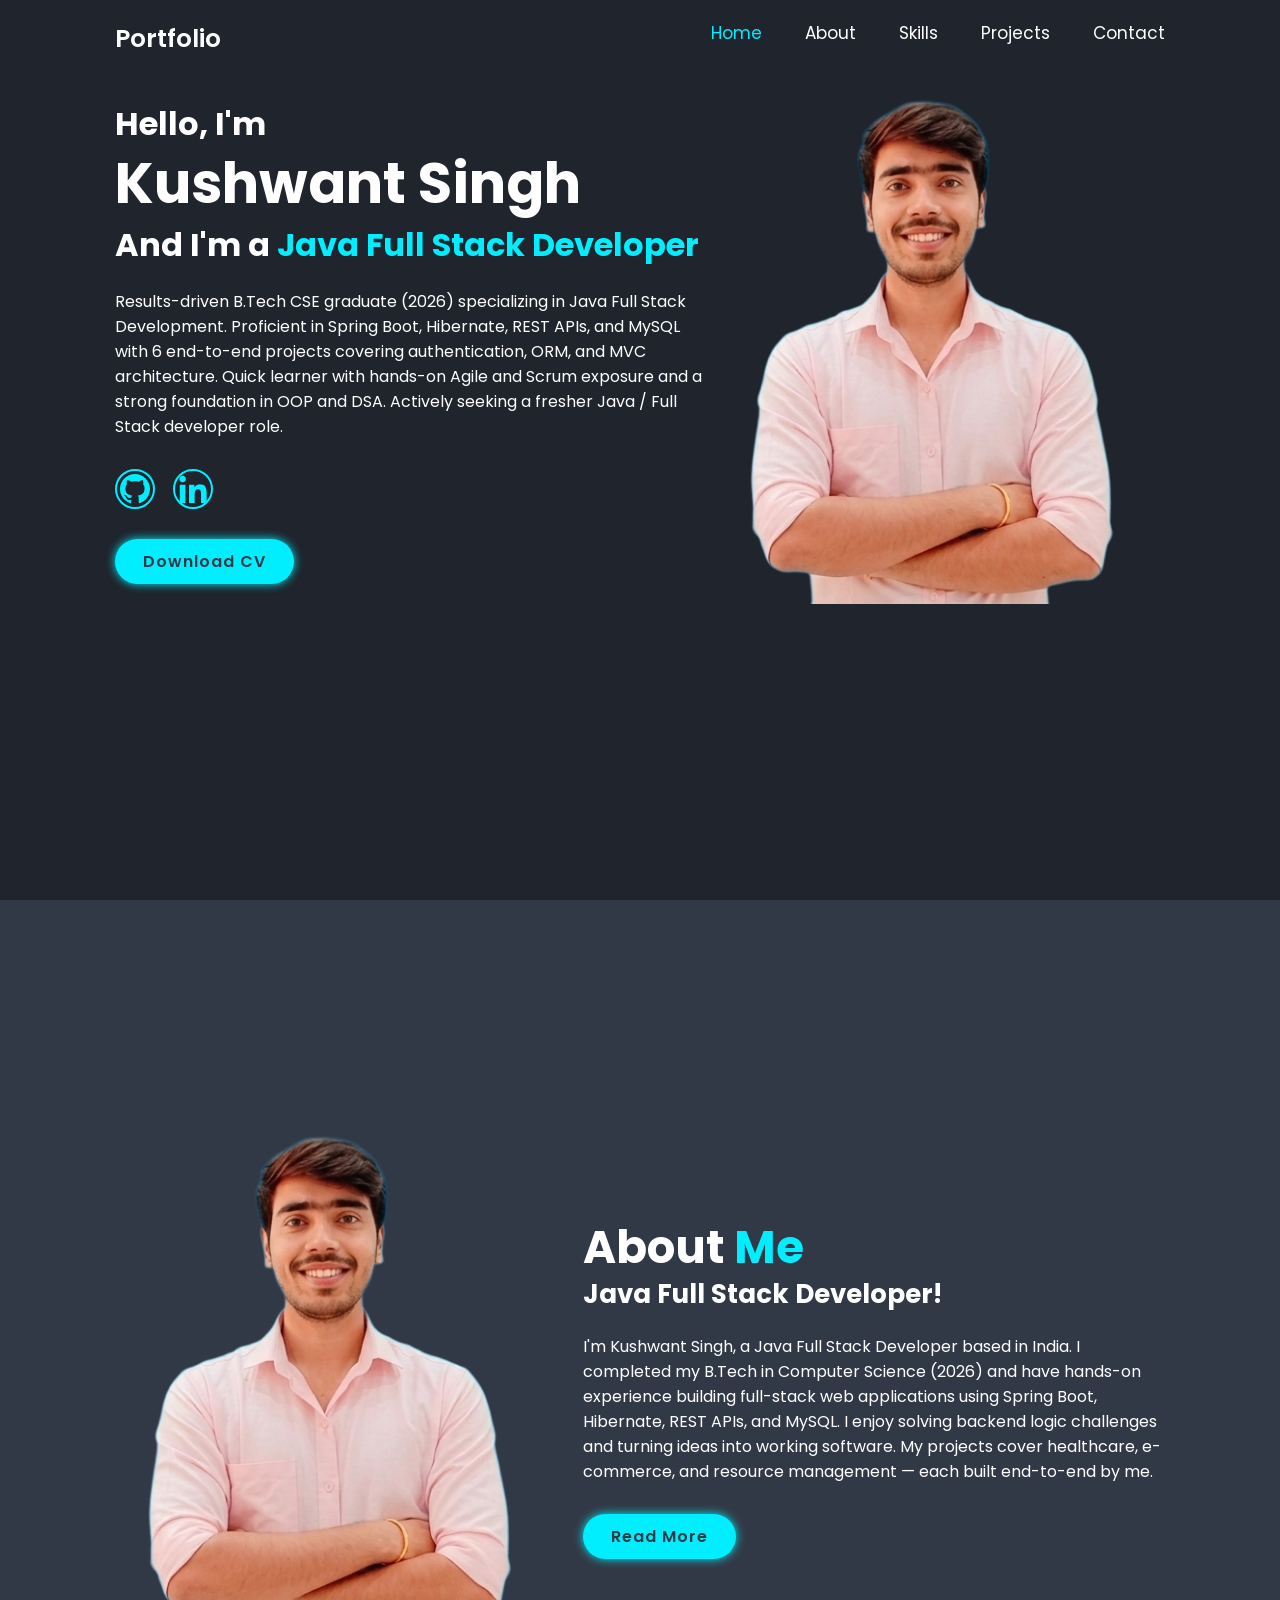
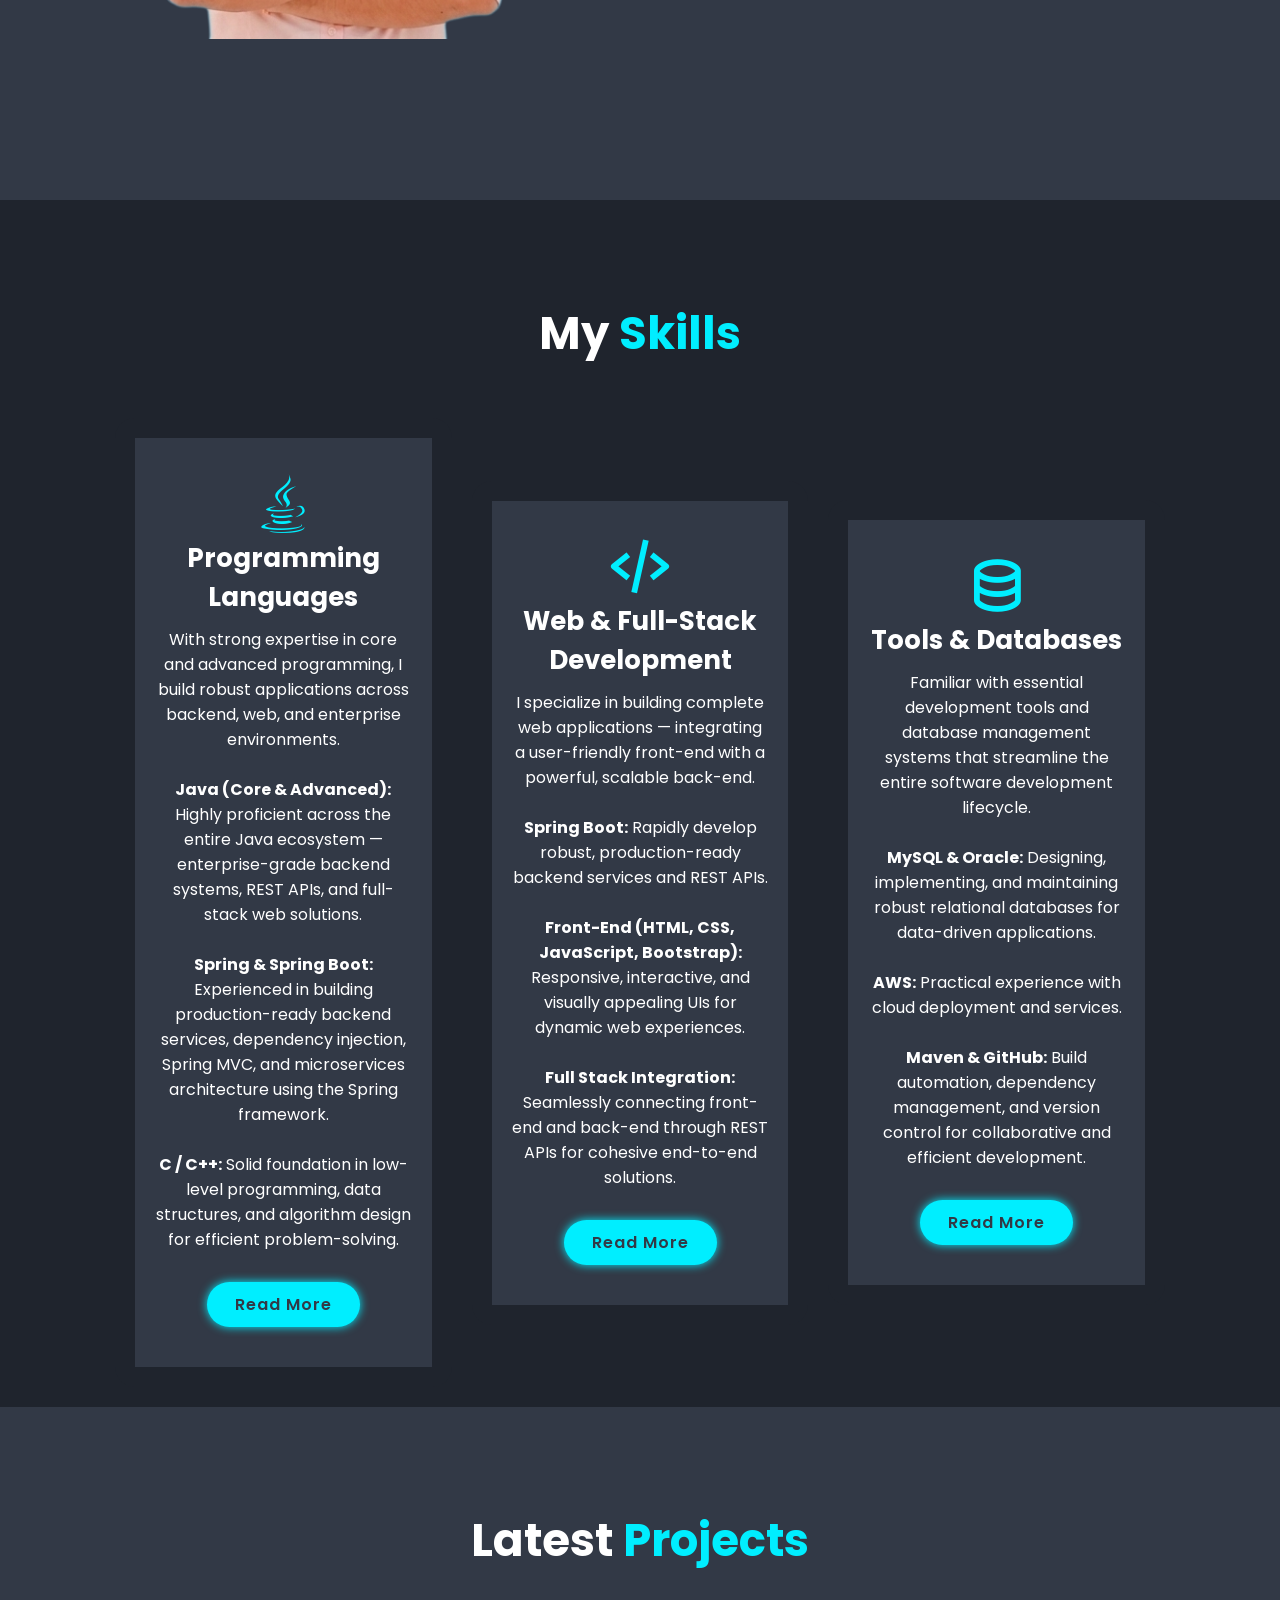
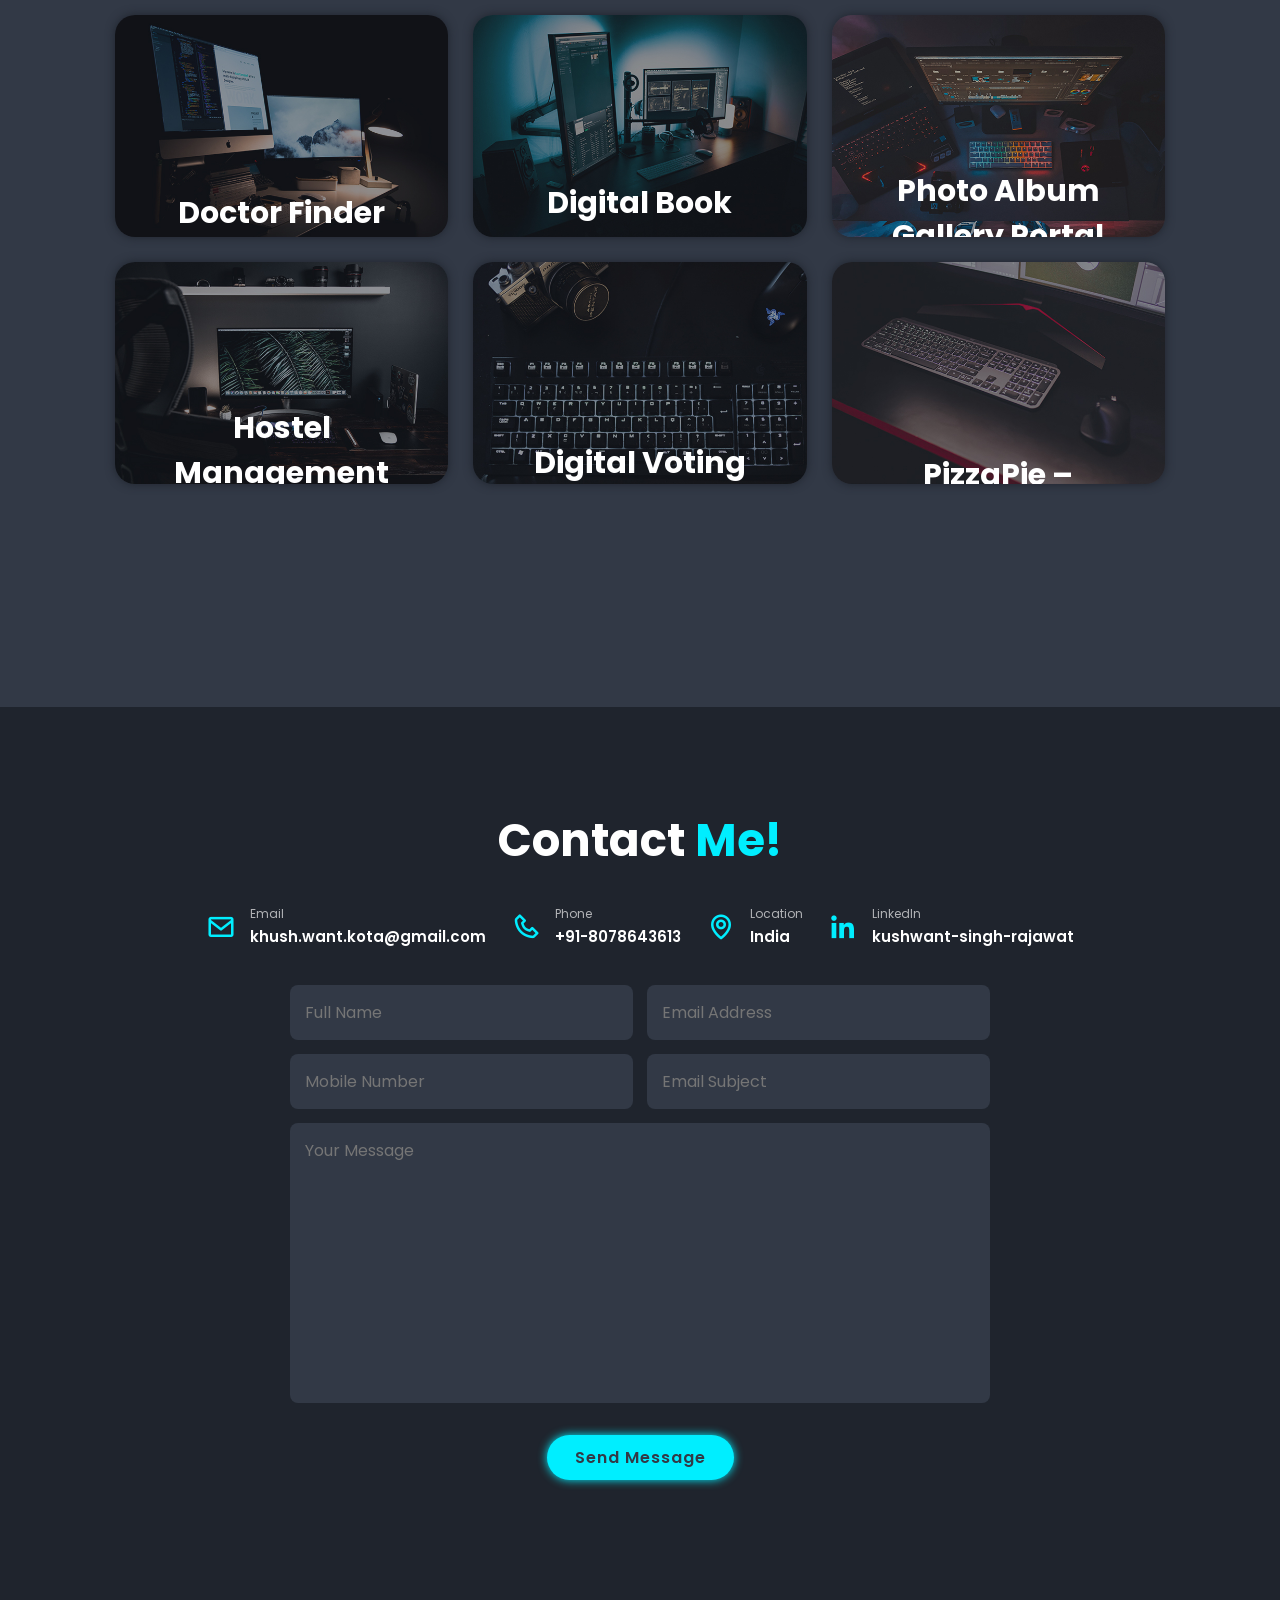
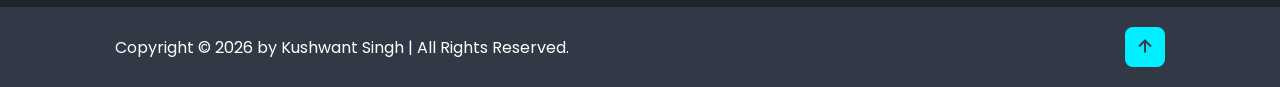
<file: index.html>
<!DOCTYPE html>
<html lang="en">
  <head>
    <meta charset="UTF-8" />
    <meta http-equiv="X-UA-Compatible" content="IE=edge" />
    <meta name="viewport" content="width=device-width, initial-scale=1.0" />

    <!-- SEO: Meta Description -->
    <meta name="description" content="Kushwant Singh — Java Full Stack Developer. B.Tech CSE 2026. Expert in Spring Boot, Hibernate, REST APIs, MySQL. 6 end-to-end projects." />

    <!-- SEO: Keywords -->
    <meta name="keywords" content="Java Full Stack Developer, Spring Boot Developer, Kushwant Singh, Java Developer fresher 2026, Hibernate ORM, REST API, MySQL developer, Full Stack Java Developer India, B.Tech CSE 2026" />

    <!-- SEO: Author -->
    <meta name="author" content="Kushwant Singh" />

    <!-- Open Graph tags — for LinkedIn/WhatsApp preview when sharing link -->
    <meta property="og:title" content="Kushwant Singh | Java Full Stack Developer" />
    <meta property="og:description" content="B.Tech CSE 2026. Proficient in Spring Boot, Hibernate, REST APIs and MySQL. 6 end-to-end projects." />
    <meta property="og:url" content="https://khushwant-singh-rajawat.github.io/MyPortfolio/" />
    <meta property="og:type" content="website" />
    <meta property="og:image" content="https://khushwant-singh-rajawat.github.io/MyPortfolio/img/Untitled%20(3)%20(1).png" />

    <!-- Favicon — create a KS favicon at favicon.io and place favicon.ico in root folder -->
    <link rel="icon" type="image/x-icon" href="favicon.ico" />

    <!-- SEO: Page Title -->
    <title>Kushwant Singh | Java Full Stack Developer | Spring Boot · React · MySQL</title>

    <!-- box icons -->
    <link href="https://unpkg.com/boxicons@2.1.4/css/boxicons.min.css" rel="stylesheet" />

    <!-- custom css -->
    <link rel="stylesheet" href="Portfolio.css" />
  </head>

  <body>

    <!-- header design -->
    <header class="header">
      <a href="#" class="logo">Portfolio</a>
      <i class='bx bx-menu' id="menu-icon"></i>
      <nav class="navbar">
        <a href="#home" class="active">Home</a>
        <a href="#about">About</a>
        <a href="#services">Skills</a>
        <a href="#portfolio">Projects</a>
        <a href="#contact">Contact</a>
      </nav>
    </header>

    <!-- home section design -->
    <section class="home" id="home">
      <div class="home-content">
        <h3>Hello, I'm</h3>
        <h1>Kushwant Singh</h1>
        <!-- FIXED: Removed duplicate "I'm a" from span -->
        <h3>And I'm a <span>Java Full Stack Developer</span></h3>
        <p>Results-driven B.Tech CSE graduate (2026) specializing in Java Full Stack Development. Proficient in Spring Boot, Hibernate, REST APIs, and MySQL with 6 end-to-end projects covering authentication, ORM, and MVC architecture. Quick learner with hands-on Agile and Scrum exposure and a strong foundation in OOP and DSA. Actively seeking a fresher Java / Full Stack developer role.</p>
        <div class="social-media">
          <!-- added target="_blank" so links open in new tab -->
          <a href="https://github.com/khushwant-Singh-Rajawat" target="_blank" rel="noopener noreferrer">
            <i class='bx bxl-github' style="font-size:36px;"></i>
          </a>
          <a href="https://www.linkedin.com/in/kushwant-singh-rajawat/" target="_blank" rel="noopener noreferrer">
            <i class="bx bxl-linkedin" style="font-size:36px;"></i>
          </a>
        </div>
        <!-- NOTE: Rename the PDF file on GitHub to Kushwant_Singh_Java_Developer_Resume.pdf and update the href below -->
        <a href="Resume/Kushwant_Resume_SpringBoot01.pdf" class="btn" target="_blank" rel="noopener noreferrer">Download CV</a>
      </div>

      <div class="home-img">
        <!-- FIXED: Added SEO-friendly alt text -->
        <img src="img/Untitled%20(3)%20(1).png" alt="Kushwant Singh - Java Full Stack Developer" />
      </div>
    </section>

    <!-- about section design -->
    <section class="about" id="about">
      <div class="about-img">
        <!-- FIXED: Added SEO-friendly alt text -->
        <img src="img/Untitled%20(3)%20(1).png" alt="Kushwant Singh - Java Full Stack Developer" />
      </div>

      <div class="about-content">
        <h2 class="heading">About <span>Me</span></h2>
        <!-- FIXED: Was "Fronted Developer!" now correct -->
        <h3>Java Full Stack Developer!</h3>
        <p>I'm Kushwant Singh, a Java Full Stack Developer based in India. I completed my B.Tech in Computer Science (2026) and have hands-on experience building full-stack web applications using Spring Boot, Hibernate, REST APIs, and MySQL. I enjoy solving backend logic challenges and turning ideas into working software. My projects cover healthcare, e-commerce, and resource management — each built end-to-end by me.</p>
        <a href="#" class="btn">Read More</a>
      </div>
    </section>

    <!-- services / skills section design -->
    <section class="services" id="services">
      <!-- FIXED: Was "Skills Section" — cleaner heading now -->
      <h2 class="heading">My <span>Skills</span></h2>

      <div class="services-container">

        <div class="services-box">
          <i class='bx bxl-java'></i>
          <h3>Programming Languages</h3>
          <p>
    With strong expertise in core and advanced programming, I build robust
    applications across backend, web, and enterprise environments.
    <br><br>
    <strong>Java (Core &amp; Advanced):</strong> Highly proficient across the
    entire Java ecosystem — enterprise-grade backend systems, REST APIs,
    and full-stack web solutions.
    <br><br>
    <strong>Spring &amp; Spring Boot:</strong> Experienced in building
    production-ready backend services, dependency injection, Spring MVC,
    and microservices architecture using the Spring framework.
    <br><br>
    <strong>C / C++:</strong> Solid foundation in low-level programming,
    data structures, and algorithm design for efficient problem-solving.
  </p>
          <a href="#" class="btn">Read More</a>
        </div>

        <div class="services-box">
          <i class="bx bx-code-alt"></i>
          <h3>Web &amp; Full-Stack Development</h3>
          <p>
            I specialize in building complete web applications — integrating a user-friendly front-end with a powerful, scalable back-end.
            <br><br>
            <strong>Spring Boot:</strong> Rapidly develop robust, production-ready backend services and REST APIs.
            <br><br>
            <strong>Front-End (HTML, CSS, JavaScript, Bootstrap):</strong> Responsive, interactive, and visually appealing UIs for dynamic web experiences.
            <br><br>
            <strong>Full Stack Integration:</strong> Seamlessly connecting front-end and back-end through REST APIs for cohesive end-to-end solutions.
          </p>
          <a href="#" class="btn">Read More</a>
        </div>

        <div class="services-box">
          <!-- FIXED: Changed bxs-paint (paint icon) to bx-data (database icon) — more relevant -->
          <i class='bx bx-data'></i>
          <h3>Tools &amp; Databases</h3>
          <p>
            Familiar with essential development tools and database management systems that streamline the entire software development lifecycle.
            <br><br>
            <strong>MySQL &amp; Oracle:</strong> Designing, implementing, and maintaining robust relational databases for data-driven applications.
            <br><br>
            <strong>AWS:</strong> Practical experience with cloud deployment and services.
            <br><br>
            <strong>Maven &amp; GitHub:</strong> Build automation, dependency management, and version control for collaborative and efficient development.
          </p>
          <a href="#" class="btn">Read More</a>
        </div>

      </div>
    </section>

    <!-- portfolio section design -->
    <section class="portfolio" id="portfolio">
      <h2 class="heading">Latest <span>Projects</span></h2>

      <div class="portfolio-container">

        <!-- portfolio 1 -->
        <div class="portfolio-box">
          <img src="img/portfolio1.jpg" alt="Doctor Finder - Healthcare Web Application built with Spring Boot and MySQL">
          <div class="portfolio-layer">
            <h4>Doctor Finder</h4>
            <p>A dynamic healthcare web application for searching doctors, hospitals, and medical stores. Includes emergency bed status, medicine inventory, and role-based login for doctors, hospitals, and admin.</p>
            <!-- Tech Stack Tags -->
            <div style="display:flex;flex-wrap:wrap;gap:4px;margin:6px 0 8px;">
              <span style="background:rgba(255,255,255,0.18);padding:2px 8px;border-radius:4px;font-size:11px;font-weight:500;">Spring Boot</span>
              <span style="background:rgba(255,255,255,0.18);padding:2px 8px;border-radius:4px;font-size:11px;font-weight:500;">MySQL</span>
              <span style="background:rgba(255,255,255,0.18);padding:2px 8px;border-radius:4px;font-size:11px;font-weight:500;">Hibernate</span>
              <span style="background:rgba(255,255,255,0.18);padding:2px 8px;border-radius:4px;font-size:11px;font-weight:500;">REST API</span>
              <span style="background:rgba(255,255,255,0.18);padding:2px 8px;border-radius:4px;font-size:11px;font-weight:500;">Bootstrap</span>
            </div>
            <!-- NOTE: Replace # with your actual GitHub repo URL for this project -->
            <a href="https://github.com/khushwant-Singh-Rajawat" target="_blank" rel="noopener noreferrer"><i class='bx bx-link-external'></i></a>
          </div>
        </div>

        <!-- portfolio 2 -->
        <div class="portfolio-box">
          <img src="img/portfolio2.jpg" alt="Digital Book Store - Online Bookstore Application built with Spring Boot">
          <div class="portfolio-layer">
            <h4>Digital Book Store</h4>
            <p>A dynamic online bookstore where users can search books, add to cart, and place orders. Includes full user authentication — signup, login, and profile management.</p>
            <div style="display:flex;flex-wrap:wrap;gap:4px;margin:6px 0 8px;">
              <span style="background:rgba(255,255,255,0.18);padding:2px 8px;border-radius:4px;font-size:11px;font-weight:500;">Spring Boot</span>
              <span style="background:rgba(255,255,255,0.18);padding:2px 8px;border-radius:4px;font-size:11px;font-weight:500;">MySQL</span>
              <span style="background:rgba(255,255,255,0.18);padding:2px 8px;border-radius:4px;font-size:11px;font-weight:500;">Hibernate</span>
              <span style="background:rgba(255,255,255,0.18);padding:2px 8px;border-radius:4px;font-size:11px;font-weight:500;">JSP</span>
              <span style="background:rgba(255,255,255,0.18);padding:2px 8px;border-radius:4px;font-size:11px;font-weight:500;">Bootstrap</span>
            </div>
            <!-- NOTE: Replace href with your actual GitHub repo URL -->
            <a href="https://github.com/khushwant-Singh-Rajawat" target="_blank" rel="noopener noreferrer"><i class='bx bx-link-external'></i></a>
          </div>
        </div>

        <!-- portfolio 3 -->
        <div class="portfolio-box">
          <img src="img/portfolio3.jpg" alt="Photo Album Gallery Portal - Web Application for photo studios">
          <div class="portfolio-layer">
            <h4>Photo Album Gallery Portal</h4>
            <p>A web-based photo album system for studios where photographers upload images and customers view their personalized gallery. Checkbox-based photo selection for easy ordering.</p>
            <div style="display:flex;flex-wrap:wrap;gap:4px;margin:6px 0 8px;">
              <span style="background:rgba(255,255,255,0.18);padding:2px 8px;border-radius:4px;font-size:11px;font-weight:500;">Spring Boot</span>
              <span style="background:rgba(255,255,255,0.18);padding:2px 8px;border-radius:4px;font-size:11px;font-weight:500;">MySQL</span>
              <span style="background:rgba(255,255,255,0.18);padding:2px 8px;border-radius:4px;font-size:11px;font-weight:500;">File Upload</span>
              <span style="background:rgba(255,255,255,0.18);padding:2px 8px;border-radius:4px;font-size:11px;font-weight:500;">Bootstrap</span>
            </div>
            <!-- NOTE: Replace href with your actual GitHub repo URL -->
            <a href="https://github.com/khushwant-Singh-Rajawat" target="_blank" rel="noopener noreferrer"><i class='bx bx-link-external'></i></a>
          </div>
        </div>

        <!-- portfolio 4 -->
        <div class="portfolio-box">
          <img src="img/portfolio4.jpg" alt="Hostel Management System - Java Swing Desktop Application">
          <div class="portfolio-layer">
            <h4>Hostel Management System</h4>
            <p>A Java Swing desktop application for hostel administrators to manage student records, room availability, fee details, and employee information with a secure login system.</p>
            <div style="display:flex;flex-wrap:wrap;gap:4px;margin:6px 0 8px;">
              <span style="background:rgba(255,255,255,0.18);padding:2px 8px;border-radius:4px;font-size:11px;font-weight:500;">Java Swing</span>
              <span style="background:rgba(255,255,255,0.18);padding:2px 8px;border-radius:4px;font-size:11px;font-weight:500;">JFrame</span>
              <span style="background:rgba(255,255,255,0.18);padding:2px 8px;border-radius:4px;font-size:11px;font-weight:500;">MySQL</span>
              <span style="background:rgba(255,255,255,0.18);padding:2px 8px;border-radius:4px;font-size:11px;font-weight:500;">OOP</span>
            </div>
            <!-- NOTE: Replace href with your actual GitHub repo URL -->
            <a href="https://github.com/khushwant-Singh-Rajawat" target="_blank" rel="noopener noreferrer"><i class='bx bx-link-external'></i></a>
          </div>
        </div>

        <!-- portfolio 5 -->
        <div class="portfolio-box">
          <img src="img/portfolio5.jpg" alt="Digital Voting System - Java Swing Desktop Application">
          <div class="portfolio-layer">
            <h4>Digital Voting System</h4>
            <p>A Java Swing desktop application that allows administrators to manage voters, parties, and members while enabling registered users to securely cast their votes.</p>
            <div style="display:flex;flex-wrap:wrap;gap:4px;margin:6px 0 8px;">
              <span style="background:rgba(255,255,255,0.18);padding:2px 8px;border-radius:4px;font-size:11px;font-weight:500;">Java Swing</span>
              <span style="background:rgba(255,255,255,0.18);padding:2px 8px;border-radius:4px;font-size:11px;font-weight:500;">JFrame</span>
              <span style="background:rgba(255,255,255,0.18);padding:2px 8px;border-radius:4px;font-size:11px;font-weight:500;">MySQL</span>
              <span style="background:rgba(255,255,255,0.18);padding:2px 8px;border-radius:4px;font-size:11px;font-weight:500;">OOP</span>
            </div>
            <!-- NOTE: Replace href with your actual GitHub repo URL -->
            <a href="https://github.com/khushwant-Singh-Rajawat" target="_blank" rel="noopener noreferrer"><i class='bx bx-link-external'></i></a>
          </div>
        </div>

        <!-- portfolio 6 -->
        <div class="portfolio-box">
          <img src="img/portfolio6.jpg" alt="PizzaPie - Responsive Online Food Ordering Website">
          <div class="portfolio-layer">
            <h4>PizzaPie – Online Food</h4>
            <p>A responsive food ordering website where users can sign up, log in, browse food items, add them to the cart, and place orders online.</p>
            <div style="display:flex;flex-wrap:wrap;gap:4px;margin:6px 0 8px;">
              <span style="background:rgba(255,255,255,0.18);padding:2px 8px;border-radius:4px;font-size:11px;font-weight:500;">HTML</span>
              <span style="background:rgba(255,255,255,0.18);padding:2px 8px;border-radius:4px;font-size:11px;font-weight:500;">CSS</span>
              <span style="background:rgba(255,255,255,0.18);padding:2px 8px;border-radius:4px;font-size:11px;font-weight:500;">JavaScript</span>
              <span style="background:rgba(255,255,255,0.18);padding:2px 8px;border-radius:4px;font-size:11px;font-weight:500;">Bootstrap</span>
            </div>
            <!-- NOTE: Replace href with your actual GitHub repo URL -->
            <a href="https://github.com/khushwant-Singh-Rajawat" target="_blank" rel="noopener noreferrer"><i class='bx bx-link-external'></i></a>
          </div>
        </div>

      </div>
    </section>

    <!-- contact section design -->
    <section class="contact" id="contact">
      <h2 class="heading">Contact <span>Me!</span></h2>

      <!-- ====== CONTACT INFO STRIP (new addition — no layout change) ====== -->
      <div style="display:flex;justify-content:center;flex-wrap:wrap;gap:2.5rem;margin-bottom:3rem;">

        <div style="display:flex;align-items:center;gap:14px;">
          <i class='bx bx-envelope' style="font-size:30px;color:var(--main-color);"></i>
          <div>
            <p style="font-size:12px;opacity:0.65;margin:0 0 2px;">Email</p>
            <a href="mailto:khush.want.kota@gmail.com" style="font-size:15px;font-weight:600;color:inherit;text-decoration:none;">
              khush.want.kota@gmail.com
            </a>
          </div>
        </div>

        <div style="display:flex;align-items:center;gap:14px;">
          <i class='bx bx-phone' style="font-size:30px;color:var(--main-color);"></i>
          <div>
            <p style="font-size:12px;opacity:0.65;margin:0 0 2px;">Phone</p>
            <!-- NOTE: Replace with your actual phone number -->
            <p style="font-size:15px;font-weight:600;margin:0;">+91-8078643613</p>
          </div>
        </div>

        <div style="display:flex;align-items:center;gap:14px;">
          <i class='bx bx-map' style="font-size:30px;color:var(--main-color);"></i>
          <div>
            <p style="font-size:12px;opacity:0.65;margin:0 0 2px;">Location</p>
            <p style="font-size:15px;font-weight:600;margin:0;">India</p>
          </div>
        </div>

        <div style="display:flex;align-items:center;gap:14px;">
          <i class='bx bxl-linkedin' style="font-size:30px;color:var(--main-color);"></i>
          <div>
            <p style="font-size:12px;opacity:0.65;margin:0 0 2px;">LinkedIn</p>
            <a href="https://www.linkedin.com/in/kushwant-singh-rajawat/" target="_blank" rel="noopener noreferrer" style="font-size:15px;font-weight:600;color:inherit;text-decoration:none;">
              kushwant-singh-rajawat
            </a>
          </div>
        </div>

      </div>
      <!-- ====== END CONTACT INFO STRIP ====== -->

      <form action="mailto:khush.want.kota@gmail.com">
        <div class="input-box">
          <input type="text" placeholder="Full Name" />
          <input type="email" placeholder="Email Address" />
        </div>
        <div class="input-box">
          <input type="number" placeholder="Mobile Number" />
          <input type="text" placeholder="Email Subject" />
        </div>
        <textarea name="" id="" cols="30" rows="10" placeholder="Your Message"></textarea>
        <input type="submit" value="Send Message" class="btn" />
      </form>
    </section>

    <!-- footer design -->
    <footer class="footer">
      <div class="footer-text">
        <p>Copyright &copy; 2026 by Kushwant Singh | All Rights Reserved.</p>
      </div>
      <div class="footer-iconTop">
        <a href="#home"><i class='bx bx-up-arrow-alt'></i></a>
      </div>
    </footer>

  </body>
</html>
</file>
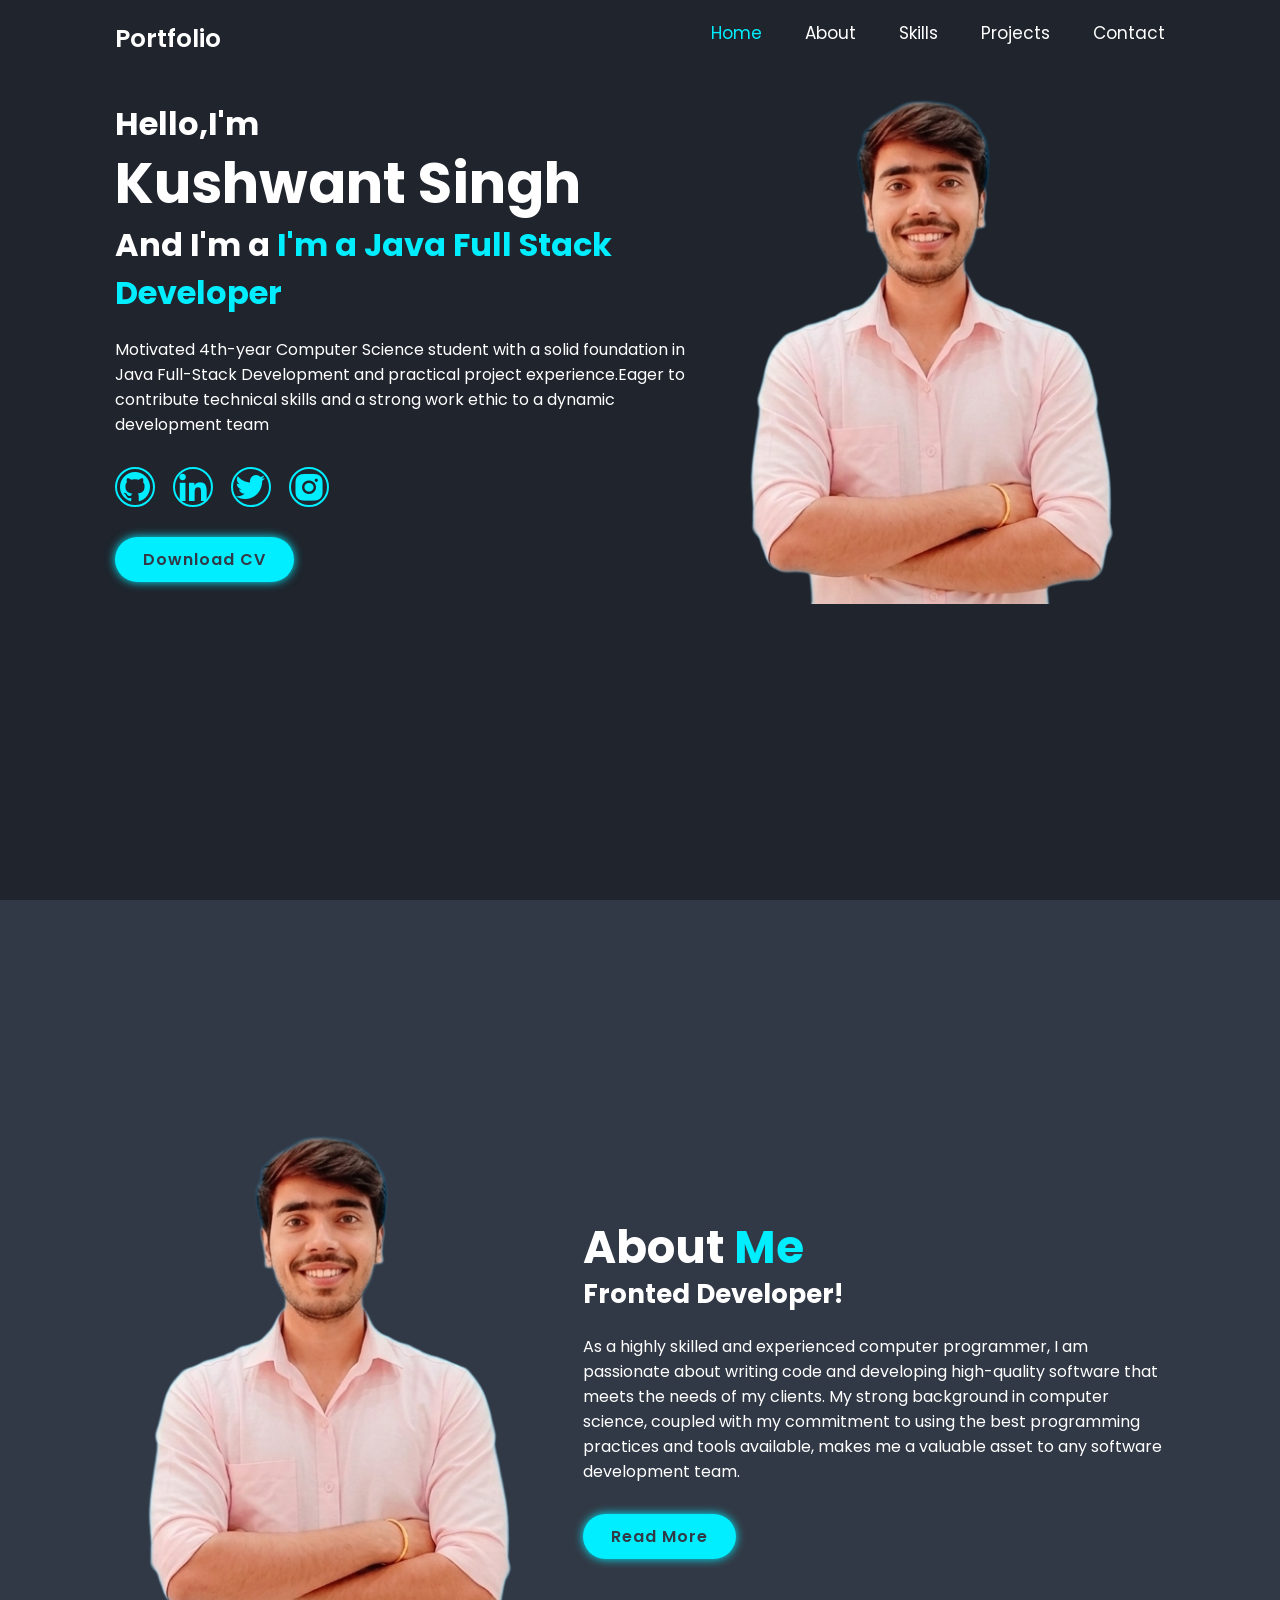
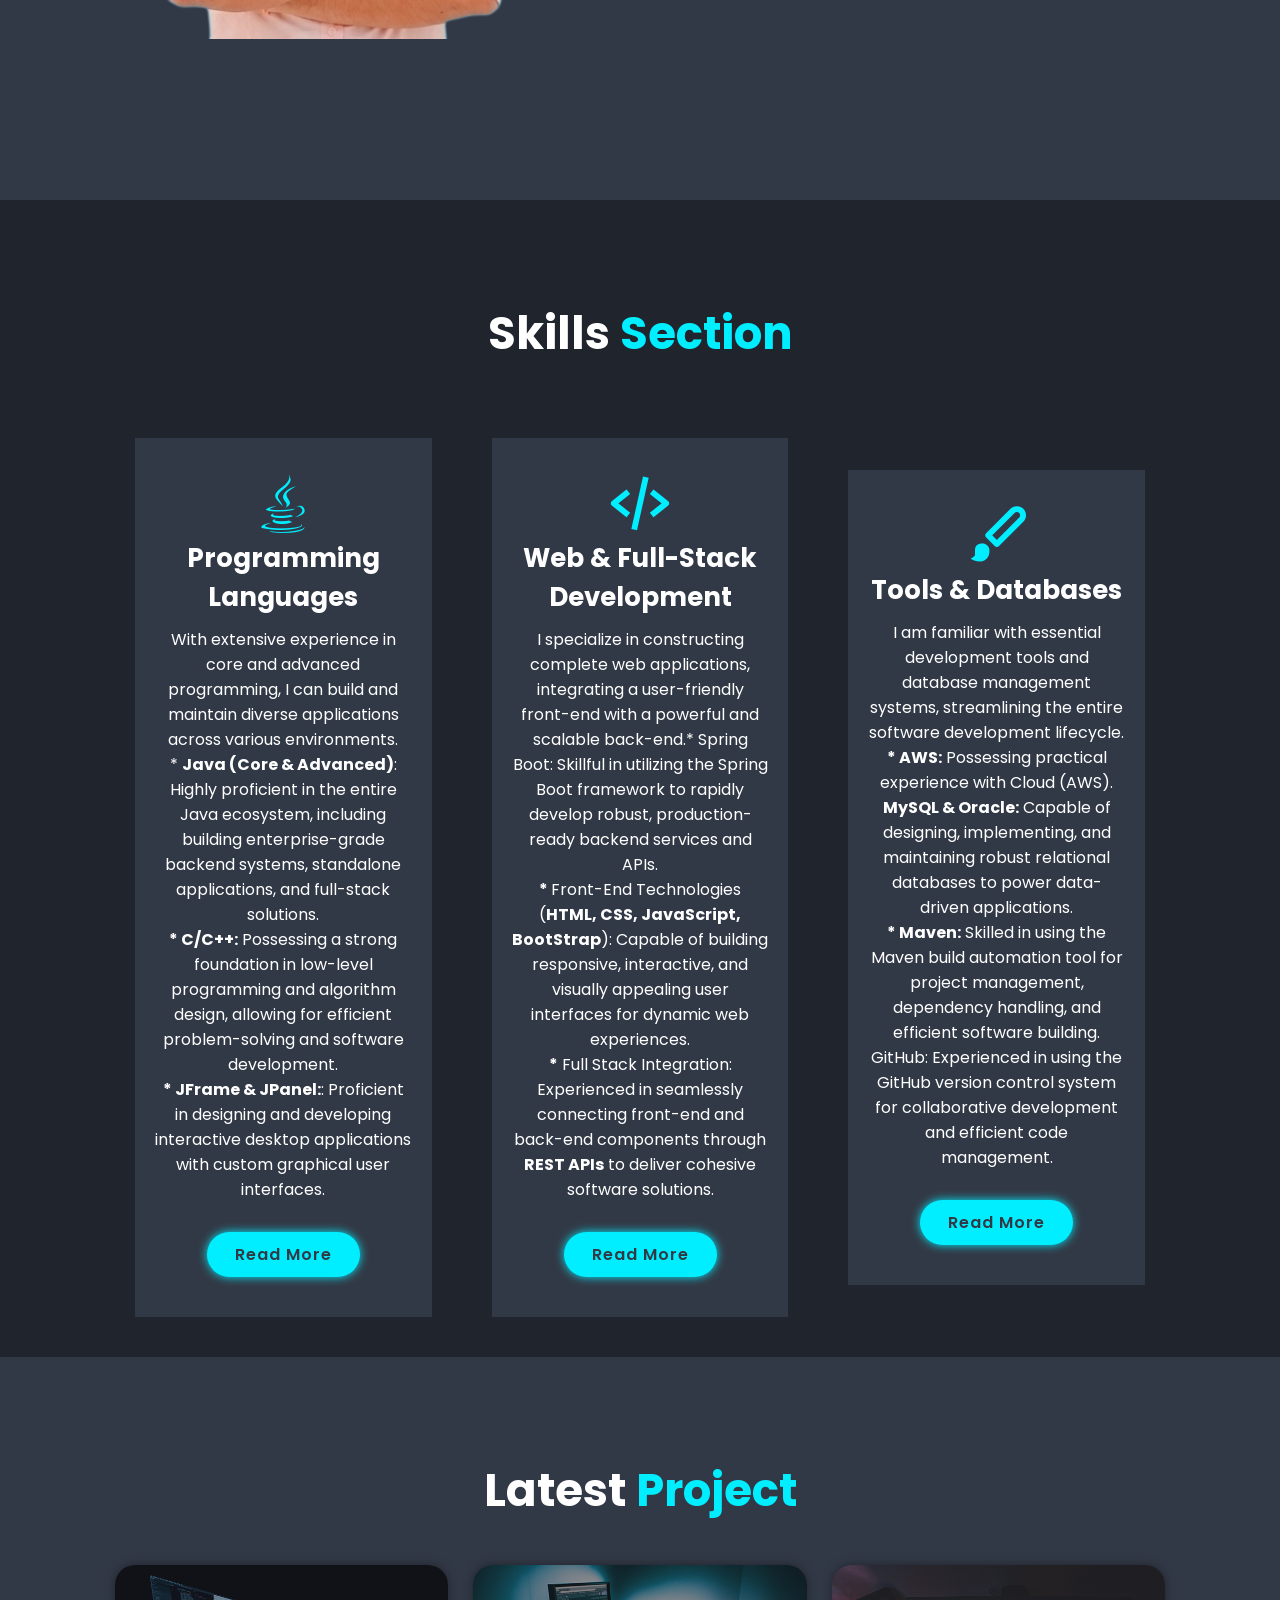
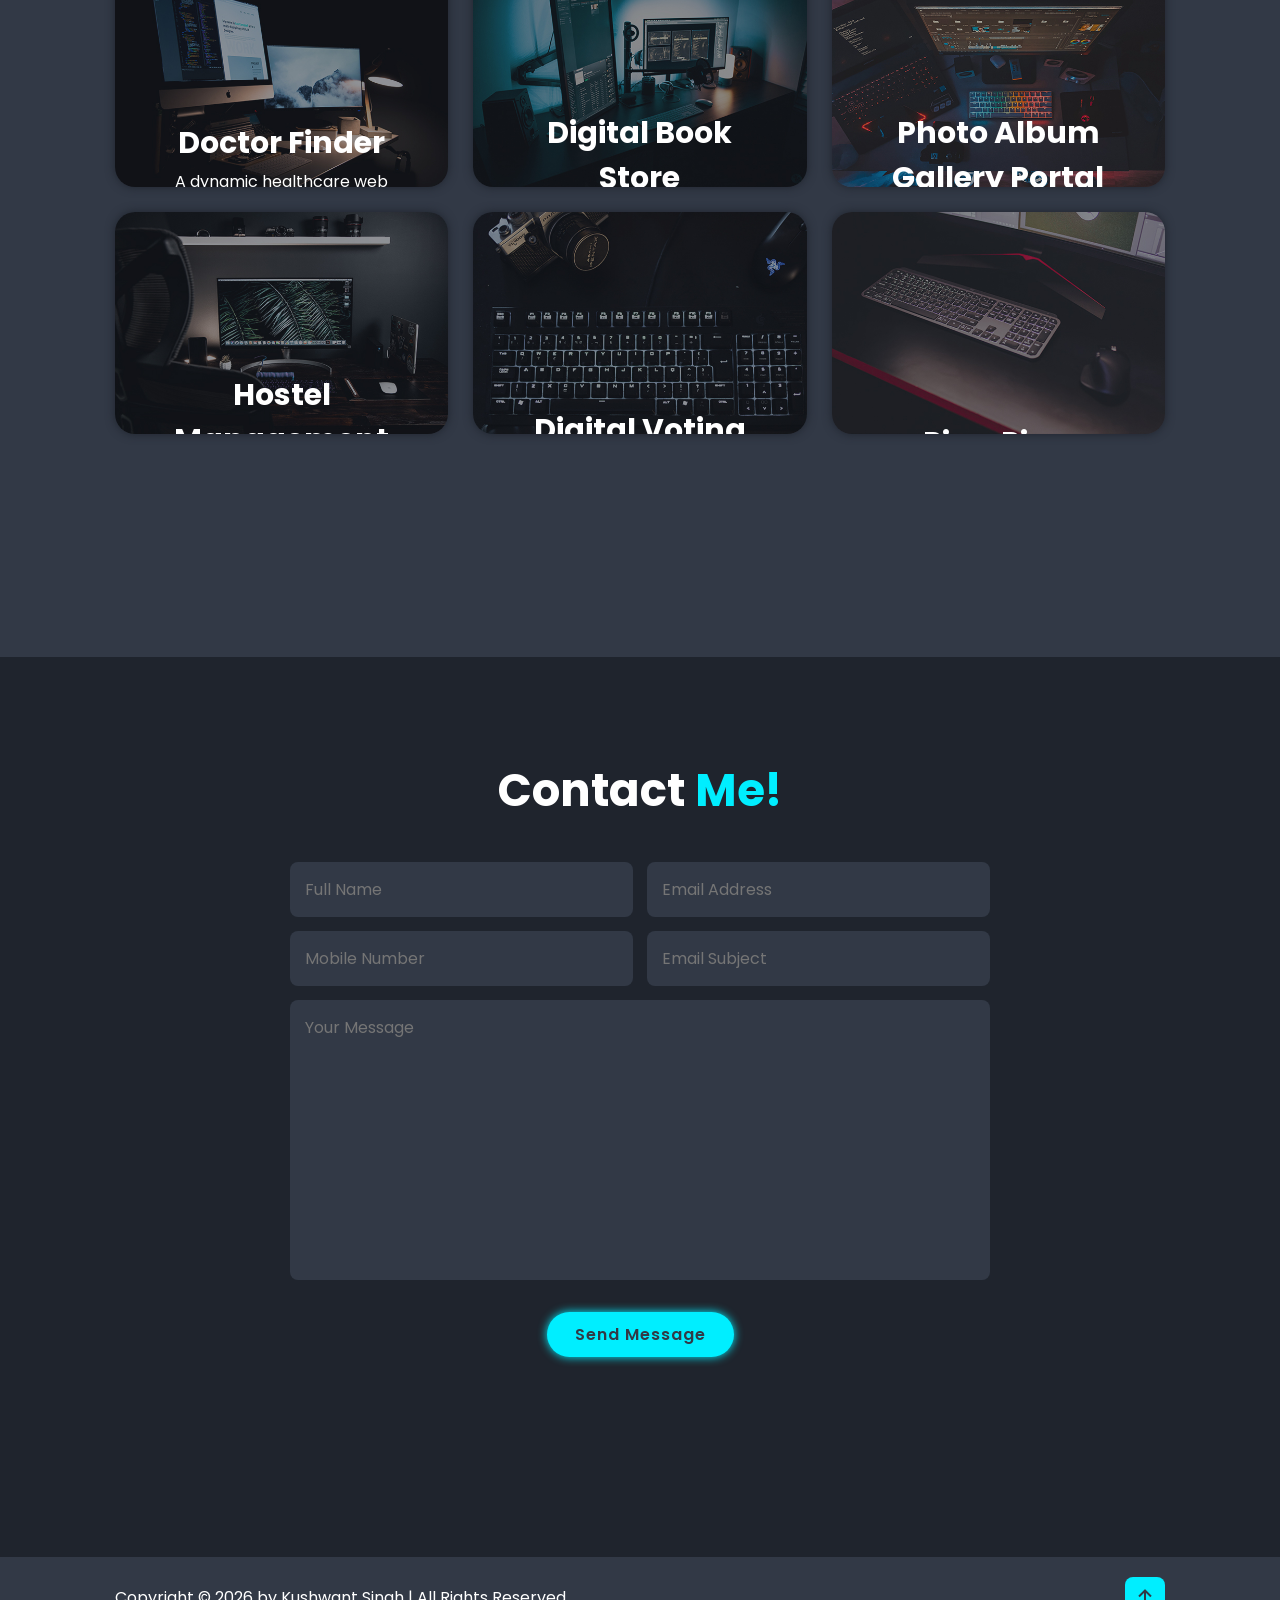
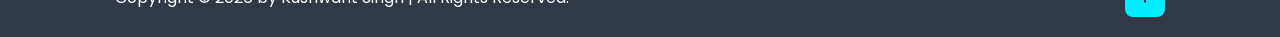
<file: Portfolio.html>
<!DOCTYPE html>
<html lang="en">
  <head>
    <meta charset="UTF-8" />
    <meta http-equiv="X-UA-Compatible" content="IE=edge" />
    <meta name="viewport" content="width=device-width, initial-scale=1.0" />
    <title>Responsive Personal Portfolio Website Design | Codehal</title>

    <!-- box icons -->
    <link href="https://unpkg.com/boxicons@2.1.4/css/boxicons.min.css" rel="stylesheet" />

    <!-- custom css -->
    <link rel="stylesheet" href="Portfolio.css" />
  </head>

  <body>
    <!-- header design -->
		<header class="header">
        	<a href="#" class="logo">Portfolio</a>
            
            <i class='bx bx-menu'id="menu-icon"></i>
            
            
            <nav class="navbar">
            	<a href="#home" class="active">Home</a>
                <a href="#about">About</a>
                <a href="#services">Skills</a>
                <a href="#portfolio">Projects</a>
                <a href="#contact">Contact</a>
            </nav>
            </header>
    <!-- home section design -->
	<section class="home" id="home">	
    	<div class="home-content">
        	<h3>Hello,I'm</h3>
            <h1>Kushwant Singh</h1>
            <h3>And I'm a <span>I'm a Java Full Stack Developer</span></h3>
        	<p>Motivated 4th-year Computer Science student with a solid foundation in Java Full-Stack Development and practical project experience.Eager to contribute technical skills and a strong work ethic to a dynamic development team</p>
            <div class="social-media">
            	<a href="https://github.com/khushwant-Singh-Rajawat"><i class='bx bxl-github' style="font-size:36px;" ></i>  </a>
                <a href="https://www.linkedin.com/in/kushwant-singh-rajawat/"><i class="bx bxl-linkedin" style="font-size:36px;"></i></a>
                <a href="#"><i class="bx bxl-twitter" style="font-size:36px;"></i></a>
                <a href="#"><i class="bx bxl-instagram-alt" style="font-size:36px;"></i></a>

            </div>
             <a href="Resume/Resume_.pdf" class="btn">Download CV</a>
        </div>
        
        <div class="home-img">
        	<img src="img/Untitled%20(3)%20(1).png" alt="">
        </div>
    </section>
    <!-- about section design -->

	<section class="about" id="about">
    	<div class="about-img">
        	<img src="img/Untitled%20(3)%20(1).png" alt="">
		</div>
        
    <div class="about-content">
    	<h2 class="heading">About <span>Me</span></h2>
        <h3>Fronted Developer!</h3>
        
        <p>
        As a highly skilled and experienced computer programmer, I am passionate about writing code and developing high-quality software that meets the needs of my clients. My strong background in computer science, coupled with my commitment to using the best programming practices and tools available, makes me a valuable asset to any software development team.
        </p>

<a href="#" class="btn">Read More</a>
    </div>    
	</section>
    
    <!-- services section design -->
	
    <section class="services" id="services">
    	<h2 class="heading">Skills <span>Section</span></h2>
        
        <div class="services-container">

            <div class="services-box">
                <i class='bx bxl-java'></i>
                <h3>Programming Languages</h3>
                <p>With extensive experience in core and advanced programming, I can build and maintain diverse applications across various environments.
                    <br>* <STRONG>Java (Core & Advanced)</STRONG>: Highly proficient in the entire Java ecosystem, including building enterprise-grade backend systems, standalone applications, and full-stack solutions.
                    <br> <strong>* C/C++:</strong> Possessing a strong foundation in low-level programming and algorithm design, allowing for efficient problem-solving and software development.
                    <br><strong>* JFrame & JPanel:</strong>: Proficient in designing and developing interactive desktop applications with custom graphical user interfaces.
                </p>
                <a href="#" class="btn">Read More</a>

            </div>
        
        	<div class="services-box">
            	<i class="bx bx-code-alt"></i>
<h3>Web & Full-Stack Development</h3>
<p>I specialize in constructing complete web applications, integrating a user-friendly front-end with a powerful and scalable back-end.* Spring Boot: Skillful in utilizing the Spring Boot framework to rapidly develop robust, production-ready backend services and APIs.
    <br>  <strong>* </strong>Front-End Technologies (<strong>HTML, CSS, JavaScript, BootStrap</strong>): Capable of building responsive, interactive, and visually appealing user interfaces for dynamic web experiences.
    <br> <strong> *</strong> Full Stack Integration: Experienced in seamlessly connecting front-end and back-end components through <STRONG>REST APIs</STRONG> to deliver cohesive software solutions.
</p>
	<a href="#" class="btn">Read More</a>
    
            </div>

            
            <div class="services-box">
            	<i class='bx bxs-paint'></i>
<h3>Tools & Databases</h3>
<p>I am familiar with essential development tools and database management systems, streamlining the entire software development lifecycle.


    <br><STRONG>* AWS:</STRONG> Possessing practical experience with Cloud (AWS).


   <br><STRONG> MySQL & Oracle:</STRONG> Capable of designing, implementing, and maintaining robust relational databases to power data-driven applications.


    <br><strong>* Maven:</strong> Skilled in using the Maven build automation tool for project management, dependency handling, and efficient software building.


    GitHub: Experienced in using the GitHub version control system for collaborative development and efficient code management.
</p>
	<a href="#" class="btn">Read More</a>
    
            </div>
            
            
        </div>
    </section>
    
    <!-- portfolio section design -->

	<section class="portfolio" id="portfolio">
    	<h2 class="heading">Latest <span>Project</span></h2>
        
        <div class="portfolio-container">
        <!--portfolio1-->
        	<div class="portfolio-box">
            	<img src="img/portfolio1.jpg" alt="">
                <div class="portfolio-layer">
                	<h4>Doctor Finder</h4>
                    <p>A dynamic healthcare web application that allows patients to search doctors, hospitals, and medical stores. The system provides doctor availability, hospital emergency bed status, and medicine inventory details. It includes role-based login for doctors, hospitals, medical stores, and admin to manage and update their information.
                    </p>
                    <a href="#"><i class='bx bx-link-external' ></i> </a>
                    </div>
        </div>
        <!--portfolio2-->
        <div class="portfolio-box">
            	<img src="img/portfolio2.jpg" alt="">
                <div class="portfolio-layer">
                	<h4>Digital Book Store</h4>
                    <p>A dynamic online bookstore application where users can search books, add them to the cart, and place orders. The system includes user authentication features such as signup, login, and profile management to provide a smooth online book purchasing experience.
                    </p>
                    <a href="#"><i class='bx bx-link-external' ></i> </a>
                    </div>
        </div>
        <!--portfolio3-->
        
        <div class="portfolio-box">
            	<img src="img/portfolio3.jpg" alt="">
                <div class="portfolio-layer">
                	<h4>Photo Album Gallery Portal</h4>
                    <p>A web-based photo album system for photo studios where photographers upload images and customers can log in to view their gallery. Users can easily select photos using a checkbox-based selection feature, making the photo selection process simple and efficient.
                    </p>
                    <a href="#"><i class='bx bx-link-external' ></i> </a>
                    </div>
        </div>
        
        <!--portfolio4-->
        
        <div class="portfolio-box">
            	<img src="img/portfolio4.jpg" alt="">
                <div class="portfolio-layer">
                	<h4>Hostel Management System</h4>
                    <p>A Java Swing (JFrame) based desktop application that allows hostel administrators to manage student records, room availability, fee details, and employee information with a secure login system.
                    </p>
                    <a href="#"><i class='bx bx-link-external' ></i> </a>
                    </div>
        </div>
        
        <!--portfolio5-->
        
        <div class="portfolio-box">
            	<img src="img/portfolio5.jpg" alt="">
                <div class="portfolio-layer">
                	<h4>Digital Voting System</h4>
                    <p>A Java Swing (JFrame) based desktop application that allows administrators to manage voters, parties, and members while enabling registered users to securely cast their votes.
                    </p>
                    <a href="#"><i class='bx bx-link-external' ></i> </a>
                    </div>
        </div>
        
        <!--portfolio6-->
        
        <div class="portfolio-box">
            	<img src="img/portfolio6.jpg" alt="">
                <div class="portfolio-layer">
                	<h4>PizzaPie – Online Food</h4>
                    <p>A responsive food ordering website where users can sign up, log in, browse food items, add them to the cart, and place orders online.
                    </p>
                    <a href="#"><i class='bx bx-link-external' ></i> </a>
                    </div>
        </div>
        
    </div>
    </section>
    <!-- contact section design -->
	
    <section class="contact" id="contact">
    	<h2 class="heading">Contact <span>Me!</span></h2>
        
        <form action="mailto:khush.want.kota@gmail.com">
			<div class="input-box">
            	<input type="text" placeholder="Full Name">
                <input type="email" placeholder="Email Address">
           </div>  
           
           <div class="input-box">
            	<input type="number" placeholder="Mobile Number">
                <input type="text" placeholder="Email Subject">
           </div> 
           <textarea name="" id="" cols="30" rows="10" placeholder="Your Message"></textarea> 
          <input type="submit" value="Send Message" class="btn">    
        </form>
    </section>
    
    <!-- footer design -->

	<footer class="footer">
    	<div class="footer-text">
        	<p>Copyright &copy; 2026 by Kushwant Singh | All Rights Reserved.</p>
        </div>
        
        <div class="footer-iconTop">
        	<a href="#home"><i class='bx bx-up-arrow-alt' ></i></a>
            </div>
    </footer>

    
    
  </body>
</html>
</file>
<file: Portfolio.css>
﻿@import url("https://fonts.googleapis.com/css2?family=Poppins:wght@300;400;500;600;700;800;900&display=swap");
* {
  margin: 0;
  padding: 0;
  box-sizing: border-box;
  text-decoration: none;
  border: none;
  outline: none;
  scroll-behavior: smooth;
  font-family: "Poppins", sans-serif;
}
:root {
  --bg-color: #1f242d;
  --second-bg-color: #323946;
  --text-color: #fff;
  --main-color: #0ef;
}
*::selection {
  background: var(--main-color);
  color: var(--bg-color);
}
html {
  font-size: 62.5%;
  overflow-x: hidden;
}
body {
  background: var(--bg-color);
  color: var(--text-color);
}
section
{
	min-height:100vh;
	padding: 10rem 9% 2rem; 
}
.header
{
	position:fixed;
	top:0;
	left:0;
	width:100%;
	padding: 2rem 9%;
	background: var(--bg-color);
	display:flex;
	justify-content: space-between;
	align-item:center;
	z-index:100;	
}
.logo
 {
	 font-size:2.5rem;
	 color:var(--text-color);
	 font-weight:600;
	 cursor:default;
 }
 .navbar a
 {
	 font-size:1.7rem;
	 color:var(--text-color);
	 margin-left: 4rem;
	 transition:.3s;
 }
 .navbar a:hover,.navbar .active
 {
	 color:var(--main-color);
 }
 #menu-icon
 {
	 font-size: 3.6rem;
	 color: var(--text-color);
	 display:none;
	 
 }
 .home
 {
	 display:flex;
	 justify-content: center;
	 align-item:center;
 }
 .home-img img
 {
 	width:35vw;
 }
 
 .home-content h3
 {
	 font-size:3.2rem;
	 font-weight:700;
 }
 .home-content h3:nth-of-type(2)
 {
	 margin-bottom:2rem;
	 
 }
 span
 {
	 color: var(--main-color);
 }
 
 .home-content h1
 {
	 font-size:5.6rem;
	 font-weight:700;
	 line-height:1.3;
 }
 .home-content p
 {
	 font-size:1.6rem;
 }
 .social-media a{
 	display: inline-flex;
	justify-content: center;
	align-item:center;
	width:4rem;
	height: 4rem;
	background:transparent;
	border: .2rem solid var(--main-color);
	border-radius: 50%;
	font-size:2rem;
	color:var(--main-color);
	margin:3rem 1.5rem 3rem 0;
	transition:.5s ease;
	 }
.social-media a:hover
	 {
		 background:var(--main-color);
		 color:var(--second-bg-color);
		 box-shadow: 0 0 1rem var(--main-color);
	 }
.btn
{
	display:inline-block;
	padding:1rem 2.8rem;
	background:var(--main-color);
	border-radius:4rem;
	box-shadow:0 0 1rem var(--main-color);
	font-size:1.6rem;
	color:var(--second-bg-color);
	letter-spacing:.1rem;
	font-weight:600;
	transition:.5s ease;
}
.btn:hover
{
	box-shadow:none;
}

.about
{
	display:flex;
	justify-content:center;
	align-items: center;
	gap:2rem;
	background:var(--second-bg-color);
}
.about-img img
{
	width:35vw;
}
.heading
{
	text-align:center;
	font-size:4.5rem;
	
}
.about-content h2
{
	text-align:left;
	line-height:1.2;
}
.about-content h3
{
	font-size:2.6rem;
}
.about-content p
{
font-size:1.6rem;
margin:2rem 0 3rem;	
}
.services h2
{
	margin-bottom:5rem;
}
.services-container
{
	display:flex;
	justify-content: center;
	align-items: center;
	flex-wrap: wrap;
	gap: 2rem;
}
.services-container .services-box
{
	flex: 1 1 30rem;
	background:var(--second-bg-color);
	padding:3rem 2rem 4rem;
	border-radius: 2rem;
	text-align:center;
	border:2rem solid var(--bg-color);
	transition:.5s ease;	
}
.services-container .services-box:hover
{
	border-color:var(--main-color);
	transform: scale(1.02);
}
.services-box i
{
	font-size:7rem;
	color:var(--main-color);
}
.services-box h3
{
	font-size:2.6rem;	
}
.services-box p
{
	font-size:1.6rem;
	margin:1rem 0 3rem;
}
.portfolio
{
	background:var(--second-bg-color);
}
.portfolio h2
{
	margin-bottom:4rem;
}
.portfolio-container
{
	display:grid;
	grid-template-columns: repeat(3,1fr);
	align-items: center;
	gap: 2.5rem;
}
.portfolio-container .portfolio-box
{
	position:relative;
	border-radius:2rem;
	box-shadow:0 0 1rem var(--bg-color);
	overflow:hidden;
	display:flex;
}
.portfolio-box img
{
	width:100%;
	transition:0.5s ease;
}
.portfolio-box:hover img
{
	transform:scale(1.1);
}
.portfolio-box .portfolio-layer
{
	position:absolute;
	bottom:0;
	left:0;
	width:100%;
	height:100%;
	background:linear-gradient(rgba(0,0,0,.1), var(--main-color));
	display:flex;
	justify-content: center;
	align-items: center;
	flex-direction:column;
	text-align:center;
	padding:0 4rem;
	transform: translateY(100%);
	transition:0.5s ease;
}
.portfolio-box:hover .portfolio-layer
{
	transform:translateY(0);
}
.portfolio-layer h4
{
	font-size:3rem;
}
.portfolio-layer p
{
	font-size:1.6rem;
	margin:.3rem 0 1rem;
}
.portfolio-layer a
{
	display:inline-flex;
	justify-content: center;
	align-items: center;
	width:5rem;
	height:5rem;
	background:var(--text-color);
	border-radius:50%;
	
}
.portfolio-layer a i
{
	font-size:2rem;
	color:var(--second-bg-color);
}
.contact h2
{
	margin-bottom:3rem;
}
.contact form
{
	max-width:70rem;
	margin:1rem auto;
	text-align:center;
	margin-bottom:3rem;
}
.contact form .input-box
{
	display:flex;
	justify-content:space-between;
	flex-wrap: wrap;
}
.contact form .input-box input,
.contact form textarea
{
	width:100%;
	padding:1.5rem;
	font-size:1.6rem;
	color:var(--text-color);
	background:var(--second-bg-color);
	border-radius:.8rem;
	margin:.7rem 0;
}
.contact form .input-box input
{
	width:49%;
}
.contact form textarea
{
	resize:none;
}
.contact form .btn
{
	margin-top:2rem;
	cursor:pointer;
}
.footer
{
	display:flex;
	justify-content:space-between;
	align-items: center;
	flex-wrap: wrap;
	padding:2rem 9%;
	background:var(--second-bg-color);
}
.footer-text p
{
	font-size:1.6rem;
}
.footer-iconTop a
{
	display:inline-flex;
	justify-content: center;
	align-items: center;
	padding:.8rem;
	background:var(--main-color);
	border-radius:.8rem;
	transition:.5s ease;
}
.footer-iconTop a:hover
{
	box-shadow:0 0 1rem var(--main-color);
}
.footer-iconTop a i
{
	font-size:2.4rem;
	color:var(--second-bg-color);
}
/* BREAKPOINTS */
</file>
